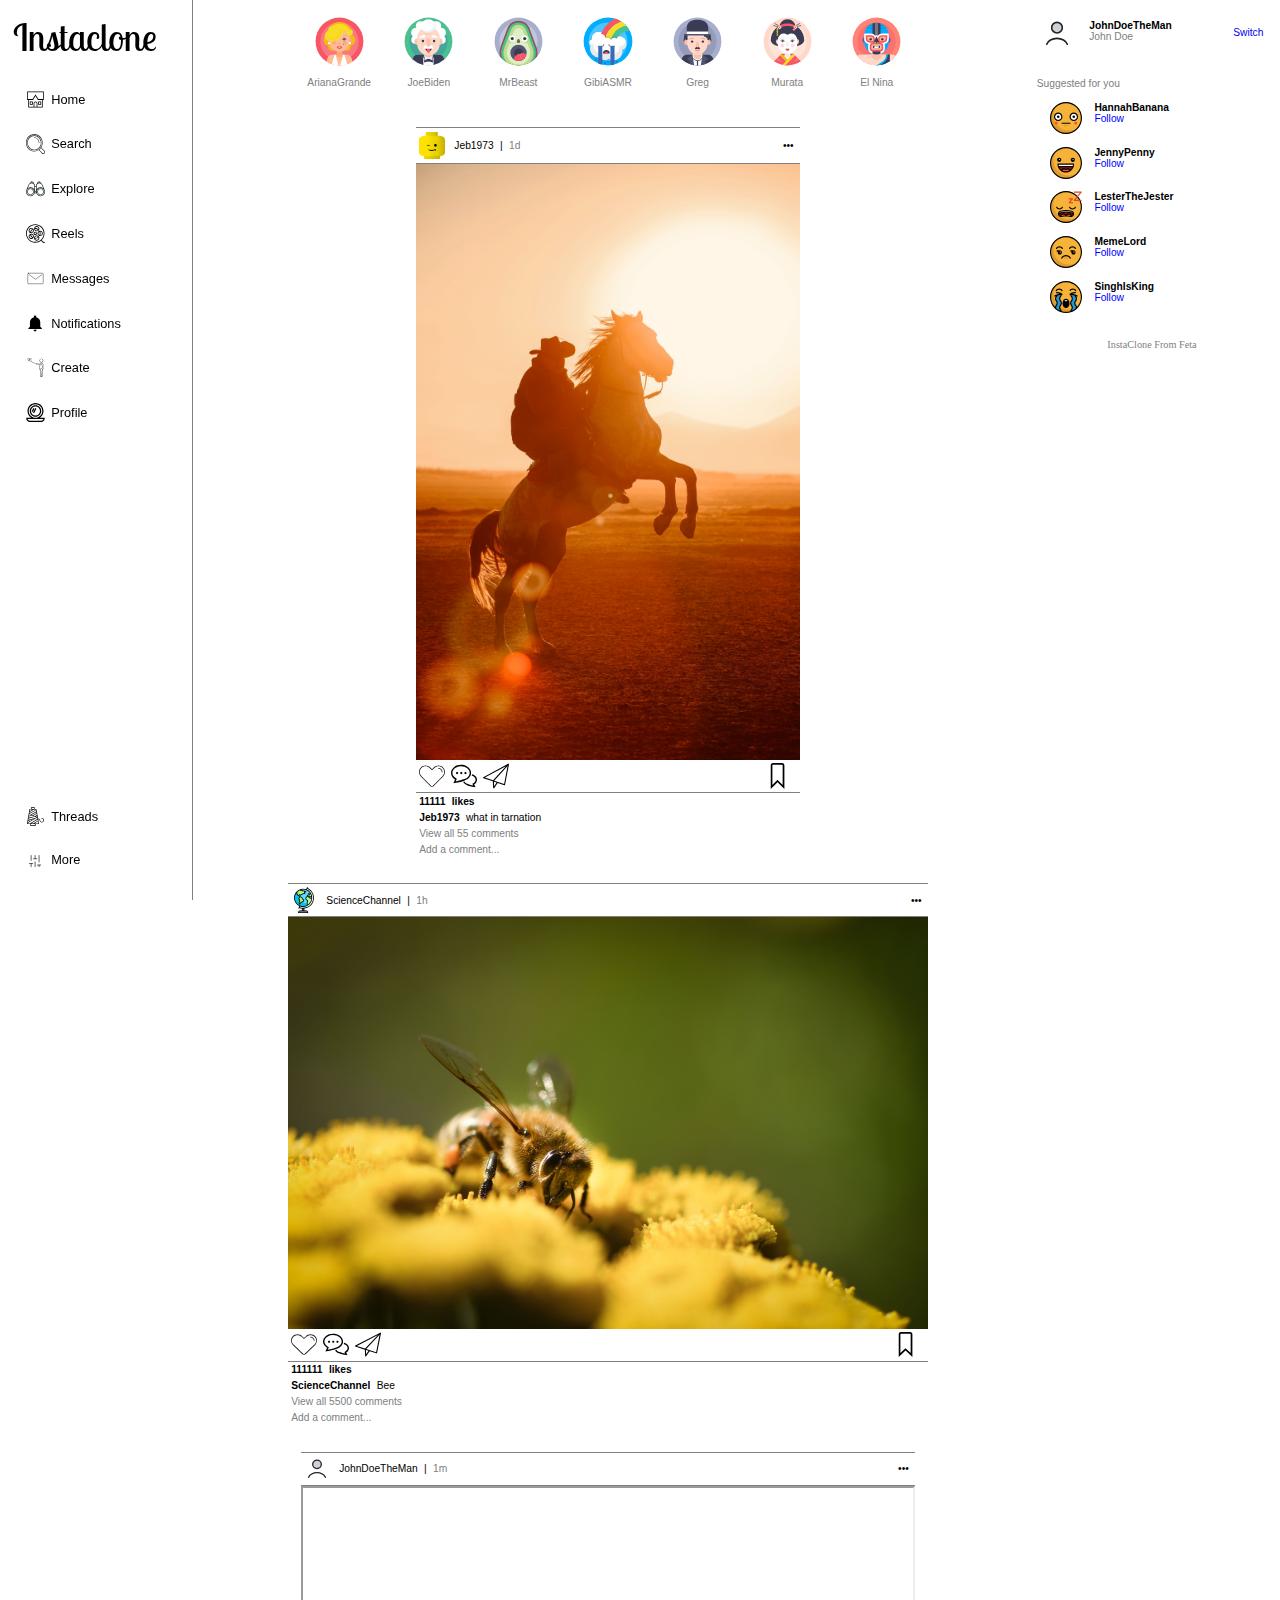
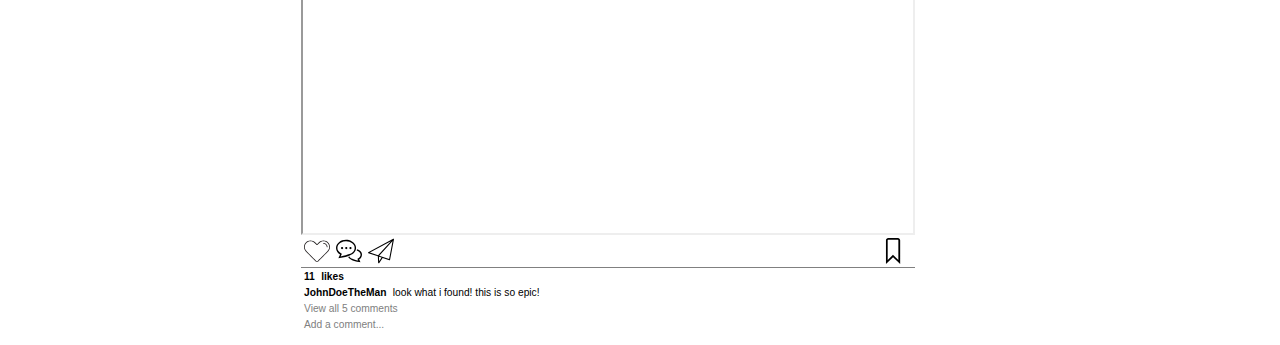
<file: index.html>
<!DOCTYPE html>
<html>
<head>
	<meta charset="utf-8">
	<meta name="viewport" content="width=device-width, initial-scale=1">
	<link rel="stylesheet" type="text/css" href="style.css">
	<script type="text/javascript" src="script.js" defer></script>
	<link rel="icon" type="image/x-icon" href="images/favicon.svg">

	<meta name="description" content="Homepage for InstaClone">
	<meta name="keywords" content="InstaClone, Homepage, Index, Default Page">
	<title>InstaClone</title>
</head>
<body>
	<div class="sidebar">
		<div> 
			<div id="logo"> Instaclone</div>
			<ul class="sections">
				<li><img src="images/vectors/home.svg">Home</li>
				<li><img src="images/vectors/search.svg">Search</li>
				<li><img src="images/vectors/explore.svg">Explore</li>
				<li><img src="images/vectors/reels.svg">Reels</li>
				<li><img src="images/vectors/messages.svg">Messages</li>
				<li><img src="images/vectors/notifications.svg">Notifications</li>
				<li><img src="images/vectors/create.svg">Create</li>
				<li><img src="images/vectors/profile.svg">Profile</li>
			</ul>
		</div>
		<ul id="sidebutt">
			<li><img src="images/vectors/threads.svg">Threads</li>
			<li class="more"> <button class="more"><img src="images/vectors/more.svg">More </button></li>
			<div class="moreDropDownList">
				<button class="darkMode">Dark Mode</button>
				<button class="lightsOut">Lights Out</button>
			</div> 
		</ul>
	</div>

	<div class="content">
		<div class="stories">
			<ul>
				<li><img src="images/stories/1.svg">
					<p class="name">ArianaGrande</p></li>
				<li><img src="images/stories/2.svg">
					<p class="name">JoeBiden</p></li>
				<li><img src="images/stories/3.svg">
					<p class="name">MrBeast</p></li>
				<li><img src="images/stories/4.svg">
					<p class="name">GibiASMR</p></li>
				<li><img src="images/stories/5.svg">
					<p class="name">Greg</p></li>
				<li><img src="images/stories/6.svg">
					<p class="name">Murata</p></li>
				<li><img src="images/stories/7.svg">
					<p class="name">El Nina</p></li>
			</ul>
		</div>

		<div class="feed">
			<div class="post" id="first">
				<div class="post-top"> 
					<div class="post-topleft">
						<img src="images/lego.png">
						<div class="post-top-text">
							<p>Jeb1973</p>
							<p>|</p>
							<p class="grey">1d</p>
						</div>
					</div>
					<div class="post-topright">
						<p>•••</p>
					</div>
				</div>
				<div>
					<img class="actual-post" src="images/feed/cowboy.jpg" alt="picture of a cowboy doing a trick with a horse">
				</div>
				<div class="post-top">
					<div>
						<img class="post-svg heart" src="images/vectors/heart2.svg">
						<img class="post-svg" src="images/vectors/speech-bubble.svg">
						<img class="post-svg" src="images/vectors/airplane.svg">
					</div>
					<div><img class="bookmark"  src="images/vectors/bookmark.svg"></div>
				</div>

				<div><p class="bold marg">11111</p><p class="bold marg">likes</p></div>
				<div><p class="bold marg">Jeb1973</p><p class="marg">what in tarnation</p></div>
				<div><p class="grey marg">View all 55 comments</p></div>
				<div><p class="grey marg">Add a comment...</p></div>

			</div>

			<div class="post" id="second">
				<div class="post-top"> 
					<div class="post-topleft">
						<img src="images/profile/earth.svg">
						<div class="post-top-text">
							<p>ScienceChannel</p>
							<p>|</p>
							<p class="grey">1h</p>
						</div>
					</div>
					<div class="post-topright">
						<p>•••</p>
					</div>
				</div>
				<div>
					<img class="actual-post" src="images/feed/bee.jpg" alt="zoomed in picture of a bee on a flower">
				</div>
				<div class="post-top">
					<div>
						<img class="post-svg heart" src="images/vectors/heart2.svg">
						<img class="post-svg" src="images/vectors/speech-bubble.svg">
						<img class="post-svg" src="images/vectors/airplane.svg">
					</div>
					<div><img class="bookmark"  src="images/vectors/bookmark.svg"></div>
				</div>

				<div><p class="bold marg">111111</p><p class="bold marg">likes</p></div>
				<div><p class="bold marg">ScienceChannel</p><p class="marg">Bee</p></div>
				<div><p class="grey marg">View all 5500 comments</p></div>
				<div><p class="grey marg">Add a comment...</p></div>

			</div>

			<div class="post" id = "third">
				<div class="post-top"> 
					<div class="post-topleft">
						<img src="images/profile/profile.svg">
						<div class="post-top-text">
							<p>JohnDoeTheMan</p>
							<p>|</p>
							<p class="grey">1m</p>
						</div>
					</div>
					<div class="post-topright">
						<p>•••</p>
					</div>
				</div>
				<div>
					<iframe src="https://www.youtube.com/embed/tgbNymZ7vqY?autoplay=0&mute=1" alt="youtube video of bohemian rhapsody">
					</iframe>
				</div>
				<div class="post-top">
					<div>
						<img class="post-svg heart" src="images/vectors/heart2.svg">
						<img class="post-svg" src="images/vectors/speech-bubble.svg">
						<img class="post-svg" src="images/vectors/airplane.svg">
					</div>
					<div><img class="bookmark" src="images/vectors/bookmark.svg"></div>
				</div>

				<div><p class="bold marg">11</p><p class="bold marg">likes</p></div>
				<div><p class="bold marg">JohnDoeTheMan</p><p class="marg">look what i found! this is so epic!</p></div>
				<div><p class="grey marg">View all 5 comments</p></div>
				<div><p class="grey marg">Add a comment...</p></div>

			</div>

		</div>
		<div class="feed"></div>
	</div>

	<div class="recommend">
		<div class="profile-section">
			<div class="profile">
				<img src="images/profile/profile.svg">
				<div class="profile-name">
					<p class="p1">JohnDoeTheMan</p>
					<p class="p2">John Doe</p>
				</div>
			</div>
			<div class="profile-switch"><a style="text-decoration: none;" href="Sign In/SignIn.html">Switch</a></div> 
		</div>
		<div id="recommendations"> 
			Suggested for you
			<ul class="">
				<li class="profile">
					<img src="images/profile/emoji1.svg">
					<div><p class="p1">HannahBanana</p><p class="profile-switch">Follow</p></div>
				</li>
				<li class="profile">
					<img src="images/profile/emoji2.svg">
					<div><p class="p1">JennyPenny</p><p class="profile-switch">Follow</p></div>
				</li>
				<li class="profile">
					<img src="images/profile/emoji3.svg">
					<div><p class="p1">LesterTheJester</p><p class="profile-switch">Follow</p></div>
				</li>
				<li class="profile">
					<img src="images/profile/emoji4.svg">
					<div><p class="p1">MemeLord</p><p class="profile-switch">Follow</p></div>
				</li>
				<li class="profile">
					<img src="images/profile/emoji5.svg">
					<div><p class="p1">SinghIsKing</p><p class="profile-switch">Follow</p></div>
				</li>
			</ul>
		</div>
		<div id="footer"> InstaClone From Feta </div>
		
	</div>
</body>
</html>
</file>
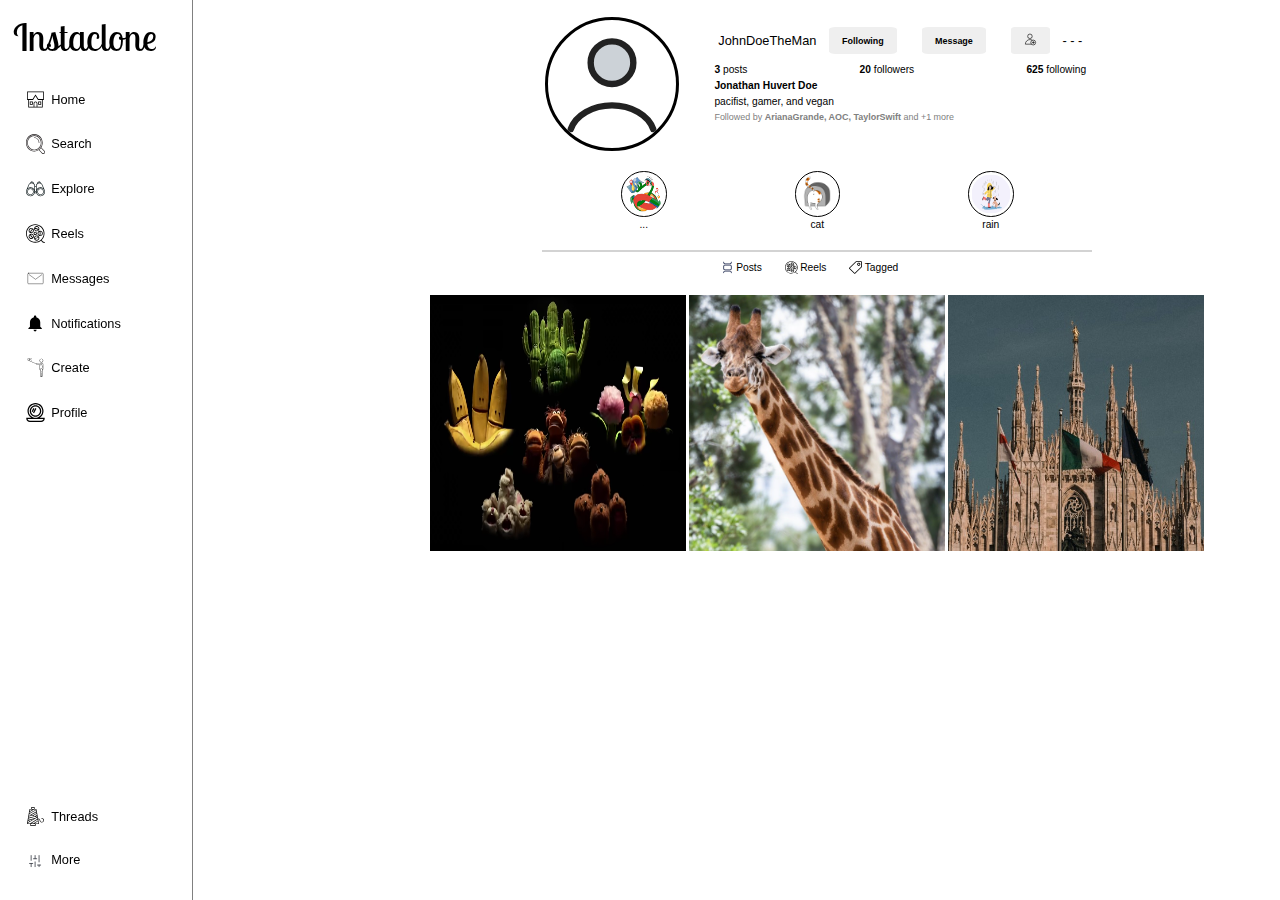
<file: John Doe/profile.html>
<!DOCTYPE html>
<html lang="en">
<head>
    <meta charset="UTF-8">
    <meta name="viewport" content="width=device-width, initial-scale=1.0">
    <link rel="icon" type="image/x-icon" href="../images/favicon.svg">
    <link rel="stylesheet" href="../style.css">
    <link rel="stylesheet" href="profile.css">
    <script src="../script.js" defer></script>
    <script src="profile.js" defer></script>

    <meta name="description" content="Website for a individual profile. This is John Doe's profile.">
    <meta name="keywords" content="Profile, Profile Picture, John Doe, JohnDoeTheMan, InstaClone">
    <title>InstaClone - John Doe</title>
</head>
<body>
	<div class="sidebar">
		<div> 
			<div id="logo"> Instaclone</div>
			<ul class="sections">
				<li><img src="../images/vectors/home.svg" alt="home icon">Home</li>
				<li><img src="../images/vectors/search.svg" alt="search icon">Search</li>
				<li><img src="../images/vectors/explore.svg" alt="exlore icon">Explore</li>
				<li><img src="../images/vectors/reels.svg" alt="reels icon">Reels</li>
				<li><img src="../images/vectors/messages.svg" alt="messages icon">Messages</li>
				<li><img src="../images/vectors/notifications.svg" alt="notifications icon">Notifications</li>
				<li><img src="../images/vectors/create.svg" alt="create icon">Create</li>
				<li><img src="../images/vectors/profile.svg" alt="profile icon">Profile</li>
			</ul>
		</div>
		<ul id="sidebutt">
			<li><img src="../images/vectors/threads.svg" alt="threads icon">Threads</li>
			<li class="more"> <button class="more"><img src="../images/vectors/more.svg" alt="more icon">More </button></li>
			<div class="moreDropDownList">
				<button class="darkMode">Dark Mode</button>
				<button class="lightsOut">Lights Out</button>
			</div> 
		</ul>
	</div>

    <div class="profile-section">
        <div class="details">
            <img class="profile-picture" src="../images/profile/profile.svg" alt="profile picture">
            <div class="rightie">
                <div class="row one">
                    <p>JohnDoeTheMan</p>
                    <button>Following</button>
                    <button>Message</button>
                    <button><img src="../images/vectors/addfriend.svg" alt="add friend icon"></button>
                    <p>- - -</p>                    
                </div>
                <div class="row two">
                    <p><b>3</b> posts</p>
                    <p><b>20</b> followers</p>
                    <p><b>625</b> following</p>
                </div>
                <div class="row three"><p><b>Jonathan Huvert Doe</b></p></div>
                <div class="row four"><p>pacifist, gamer, and vegan</p></div>
                <div class="row five"> <p>Followed by <b>ArianaGrande, AOC, TaylorSwift</b> and +1 more <p></div>
            </div>
        </div>

        <div class="stories">
        	<div class="story"><img src="../images/vectors/abstract.png" alt="abstract art"><p>...</p></div>
        	<div class="story"><img src="../images/vectors/cat.png" alt="drawing of a cat"><p>cat</p></div>
        	<div class="story"><img src="../images/vectors/girl.png" alt="drawing of a girl dancing in the rain with her puppy"><p>rain</p></div>
        </div>

        <div class="divide">
        	<div><img src="../images/vectors/posts.svg" alt="posts icon"><p>Posts</p></div>
        	<div><img src="../images/vectors/reels.svg" alt="reels icon"><p>Reels</p></div>
        	<div><img src="../images/vectors/tagged.svg" alt="tagged icon"><p>Tagged</p></div>
        </div>


        <div class="pics">
        	<img class="img1" src="bohemian.PNG" alt="thumbnail for bohemian rhapsody song">
        	<img class="img2" src="giraffe.PNG" alt="picture of a giraffe">
        	<img class="img3" src="italy.jpg" alt="picture of a cathedral in italy">
        	        	
        </div>


    </div>

</body>
</html>
</file>
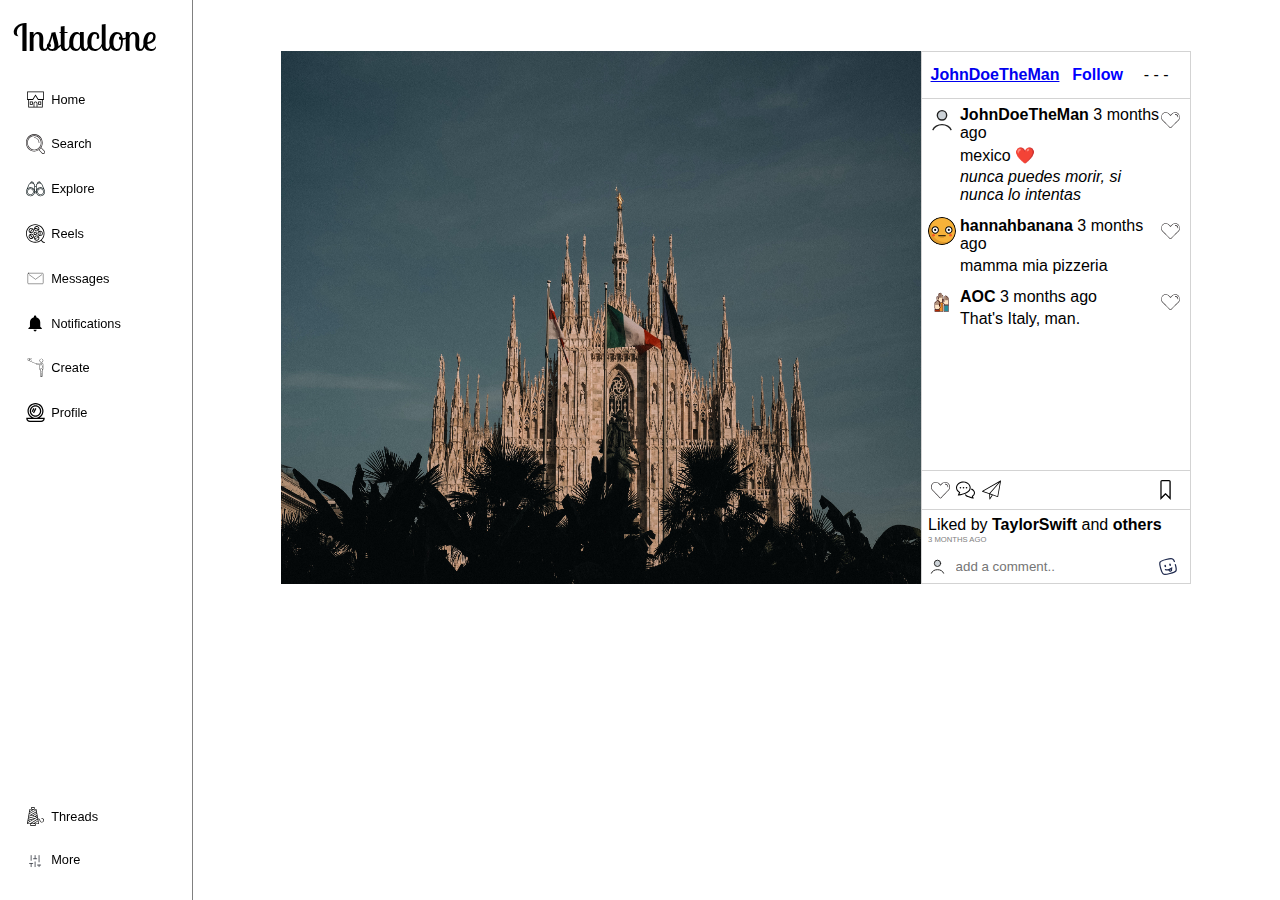
<file: John Doe/img3/img3.html>
<!DOCTYPE html>
<html>
<head>
	<meta charset="utf-8">
	<meta name="viewport" content="width=device-width, initial-scale=1">
	<link rel="stylesheet" type="text/css" href="../../style.css">
	<link rel="stylesheet" type="text/css" href="img.css">
	<script src="../../script.js" defer></script>
	<link rel="icon" type="image/x-icon" href="../../images/favicon.svg">

	<meta name="description" content="Website for an individual post: picture of a cathedral in italy">
	<title>InstaClone - mexico ❤️</title>
</head>
<body>
	<div class="sidebar">
		<div> 
			<div id="logo"> Instaclone</div>
			<ul class="sections">
				<li><img src="../../images/vectors/home.svg">Home</li>
				<li><img src="../../images/vectors/search.svg">Search</li>
				<li><img src="../../images/vectors/explore.svg">Explore</li>
				<li><img src="../../images/vectors/reels.svg">Reels</li>
				<li><img src="../../images/vectors/messages.svg">Messages</li>
				<li><img src="../../images/vectors/notifications.svg">Notifications</li>
				<li><img src="../../images/vectors/create.svg">Create</li>
				<li><img src="../../images/vectors/profile.svg">Profile</li>
			</ul>
		</div>
		<ul id="sidebutt">
			<li><img src="../../images/vectors/threads.svg">Threads</li>
			<li class="more"> <button class="more"><img src="../../images/vectors/more.svg">More </button></li>
			<div class="moreDropDownList">
				<button class="darkMode">Dark Mode</button>
				<button class="lightsOut">Lights Out</button>
			</div> 
		</ul>
	</div>

	<div class="content">
		<img src="../../images/feed/italy.jpg" alt="picture of a cathedral in italy">
		<div class="content-description">
			<div class="username">
				<div>
					<p style="font-weight: bold;"><a href="../profile.html">JohnDoeTheMan</a></p>
					<p style="color: blue; font-weight: bold;">Follow</p>
				</div>
				<div><p>- - -</p></div>
			</div>
			<div class="comments">
				<div class="comment">
					<div class="leftie">
						<img src="../../images/profile/profile.svg">
						<div>
							<p><strong>JohnDoeTheMan</strong> 3 months ago </p>
							<p style="margin-top: 0.3vw;">mexico ❤️ </p>
							<p style="margin-top: 0.3vw; font-style: italic;"> nunca puedes morir, si nunca lo intentas </p>
						</div>
					</div>
					
					<img style="width: 1.5vw;" src="../../images/vectors/heart2.svg">
				</div>

				<div class="comment">
						<div class="leftie">
							<img src="../../images/profile/emoji1.svg">
							<div>
								<p><strong>hannahbanana</strong> 3 months ago </p>
								<p style="margin-top: 0.3vw;"> mamma mia pizzeria </p>
							</div>
						</div>
						
						<img style="width: 1.5vw;" src="../../images/vectors/heart2.svg">
				</div>

				<div class="comment">
						<div class="leftie">
							<img src="../../images/profile/aoc.svg">
							<div>
								<p><strong>AOC</strong> 3 months ago </p>
								<p style="margin-top: 0.3vw;"> That's Italy, man.</p>
							</div>
						</div>
						
						<img style="width: 1.5vw;" src="../../images/vectors/heart2.svg">
				</div>
			</div>
			<div class="buttons username">
				<div>
					<img src="../../images/vectors/heart2.svg">
					<img src="../../images/vectors/speech-bubble.svg">
					<img src="../../images/vectors/airplane.svg">
				</div>
				<div><img src="../../images/vectors/bookmark.svg"></div>
			</div>
			<div class="likes">
				<p style="margin-bottom: 0.1vw;">Liked by <strong>TaylorSwift</strong> and <strong>others</strong></p>
				<p style="font-size: 0.6vw; color: gray;"> 3 MONTHS AGO</p>
			</div>

			<div class="addComment">
				<img src="../../images/profile/profile.svg">
				<input type="text" spellcheck="true" placeholder="add a comment..">
				<img style="margin-left: 0.5vw;"  src="../../images/vectors/emoji.svg">
			</div>

		</div>
	</div>



</body>
</html>
</file>
<file: style.css>
@import url("sidebar.css");
@import url("content.css");
@import url("recommend.css");

body {
	display: flex;
	justify-content: space-between;
	flex: 1;

	margin: 0;
}

.sidebar {
	width: 15vw;
	border-right: solid 1px grey;
	position: fixed;
	
	height: 100%;
}

.content {
	margin-left: 15vw;
	flex-grow: 1;
	flex-shrink: 1;
}

.recommend {
	width: 20vw;
}
</file>
<file: John Doe/profile.css>
.profile-section {
    margin-left: 33.33vw;
    display: flex;
    flex-direction: column;
    font-family: sans-serif;
}

/****************** profile details *************************/

.details {
    display: flex;
    justify-content: space-around;

    font-size: 1vw;
    font-family: sans-serif;

}

.profile-picture {
    width: 10vw;
    height: 10vw;
    margin-right: 2.5vw;
    border: solid black;
    border-radius: 50%;
}

.rightie {
    display: flex;
    flex-direction: column;
}

.rightie .row{
    display: flex;
    flex-direction: row;
    padding: 0;
    justify-content: space-between;
    align-items: center;
}

.row button {
    height: 3vh;
    margin: 0 1vw;
    padding: 0 1vw;
    border: none;
    border-radius: 10%;
    
    font-size: 0.7vw;
    font-weight: bold;

}

.row button img {
    width: 1vw;
}

.rightie .row p {
    padding: 0;
    margin: 1vh 0;
}

/************************ profile rows ***************************/

.row + .one {
    padding: 0;
    margin: 0.2vw 0;
    font-size: 0.8vw;

}

.row + .one p {
    padding: 0;
    margin: 0;
}

.row + .two {
    padding: 0;
    margin: 0.2vw 0;
    font-size: 0.8vw;
}

.row + .two p {
    padding: 0;
    margin: 0;
}

.row + .three {
    padding: 0;
    margin: 0.2vw 0;
    font-size: 0.8vw;
}

.row + .three p {
    padding: 0;
    margin: 0;
}

.row + .four {
    padding: 0;
    margin: 0.2vw 0;
    font-size: 0.8vw;
}

.row + .four p {
    padding: 0;
    margin: 0;
}

.row + .five {
    font-size: 0.7vw;
    color: grey;
    align-self: right;
    padding: 0;
    margin: 0.2vw 0;

}

.row + .five p {
    padding: 0;
    margin: 0;
}


/********************* stories **************************/
.stories {
    display: flex;
    flex-direction: row;
}

.stories div {
    margin: 1vw 5vw;
}

.stories div img {
    width: 3vw;
    height: 3vw;
    border: 1px solid black;
    padding: 0.2vw;
    border-radius: 50%;
}

.stories div p {
    text-align: center;
    margin: 0;
}

/************************ divide **************************/
.divide {
    border-top: solid lightgrey 2px;
    display: flex;
    flex-direction: row;
    justify-content: center;
    width: 43vw;
}

.divide div {
    display: flex;
    flex-direction: row;
    margin-top: 0;
    margin-right: 1.5vw;
}

.divide div img {
    width: 1vw;
    margin-right: 0.20vw;
}


/********************** pics ****************************/
.pics img {
    width: 20vw;
    height: 20vw;
}
</file>
<file: John Doe/img3/img.css>
.content {
	display: flex;
	flex-direction: row;
	justify-content: center;
	margin-top: 4vw;

	font-family: sans-serif;

}

.content img {
	width: 50vw;
	margin: 0;
}

.content-description {
	width: 21vw;
	border: solid lightgrey 1px;
}

/******************** username **********************/
.username {
	display: flex;
	flex-direction: row;
	justify-content: space-between;

	padding: 0.7vw;
	border-bottom: 1px solid lightgrey;
}

.username div {
	display: flex;
	flex-direction: row;
}

.username div p {
	margin: 0.4vw 0;
	padding-right: 1vw;
}

/******************** comments *********************/
.comments {
	height: 28vw;
	border-bottom: solid 1px lightgrey;
	padding: 0.5vw;
}

.comment {
	display: flex;
	flex-direction: row;
	justify-content: space-between;
	margin-bottom: 1vw;

}

.comment .leftie {
	display: flex;
	flex-direction: row;
}

.comment p {
	margin: 0;
	padding: 0;

}

.comment img {
	width: 2.2vw;
	height: 2.2vw;
	border-radius: 50%;
	
	margin-right: 0.3vw;
}

/************************ buttons ***************************/
.buttons img {
	width: 1.5vw;
	margin-right: 0.5vw;
}

/********************** likes *************************/
.likes {
	padding: 0.5vw;
}

.likes p {
	margin: 0;
	padding: 0;
}

/********************** addComment **********************/
.addComment {
	padding: 0.5vw;
	display: flex;
	align-content: baseline;
}

.addComment img {
	width: 1.5vw;
	margin-right: 0.5vw;
}

.addComment input {
	width: 16vw;
	border: none;
}
</file>
